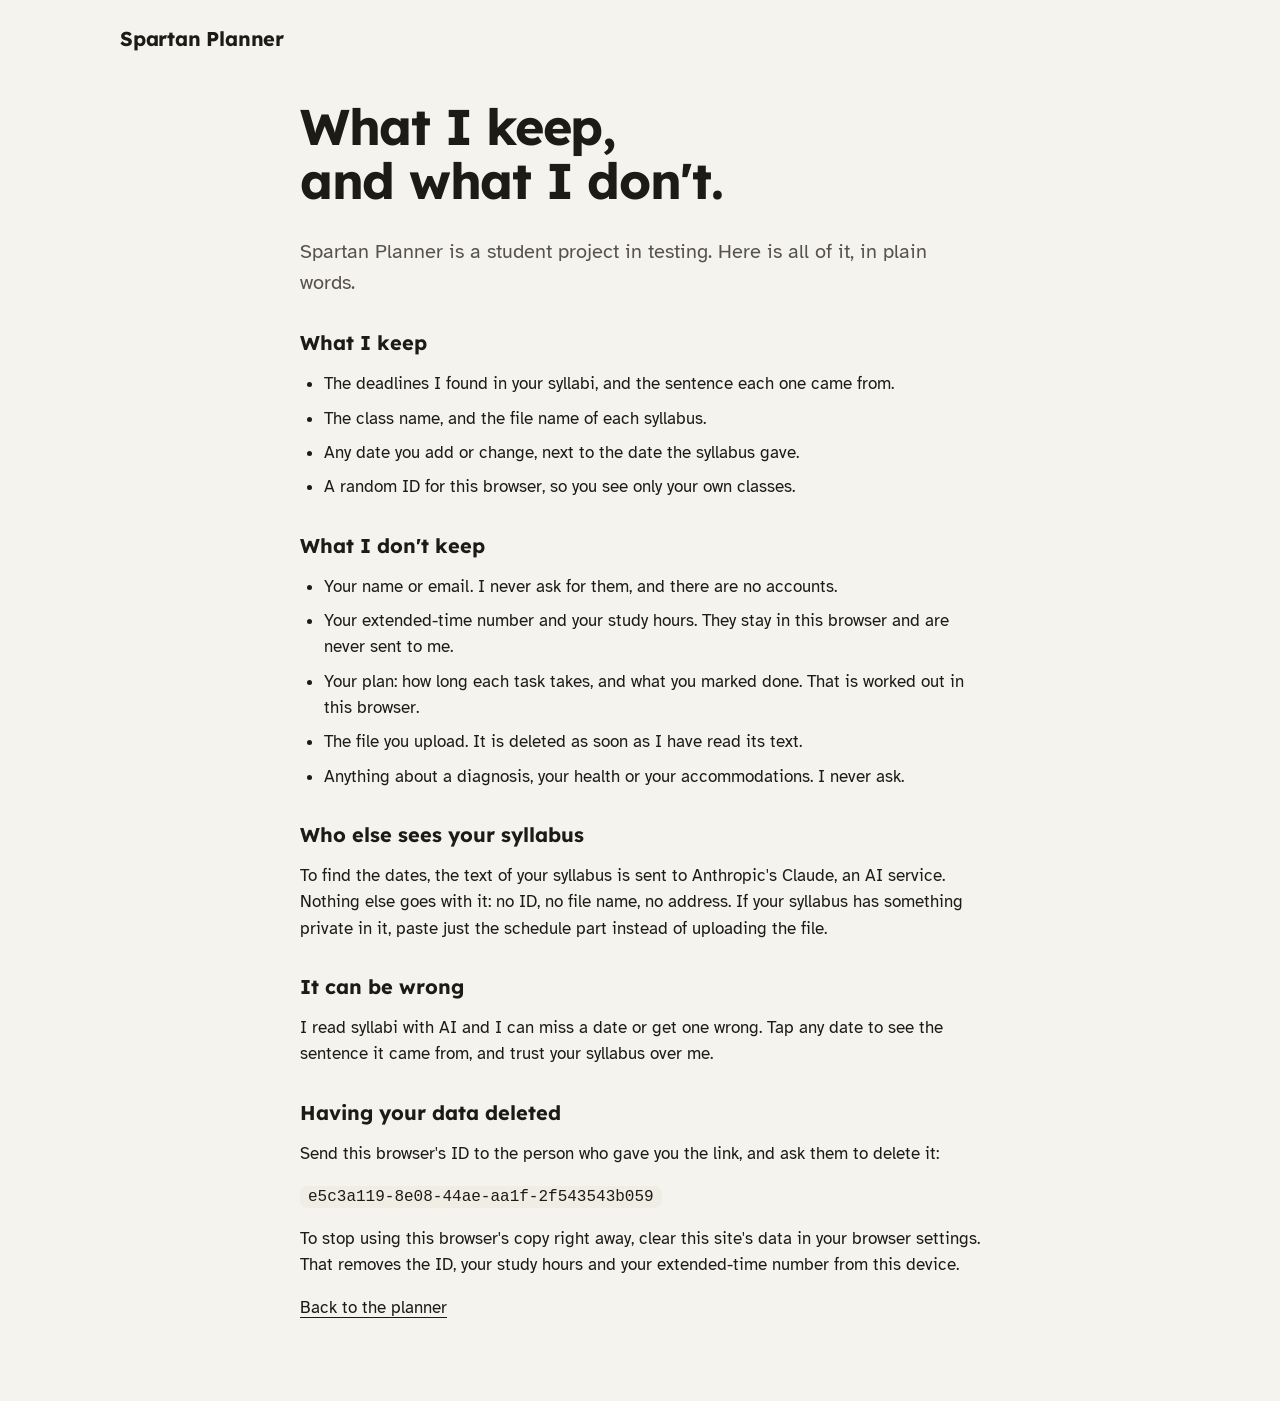
<file: frontend/privacy.html>
<!doctype html>
<html lang="en">
<head>
  <meta charset="utf-8">
  <meta name="viewport" content="width=device-width, initial-scale=1, viewport-fit=cover">
  <meta name="color-scheme" content="light dark">
  <meta name="theme-color" content="#F5F3EE" media="(prefers-color-scheme: light)">
  <meta name="theme-color" content="#0D0F1C" media="(prefers-color-scheme: dark)">
  <meta name="description" content="What Spartan Planner keeps, what it doesn't, and how to have your data deleted.">
  <title>What I keep · Spartan Planner</title>
  <link rel="icon" href="favicon.svg" type="image/svg+xml">
  <link rel="preconnect" href="https://fonts.googleapis.com">
  <link rel="preconnect" href="https://fonts.gstatic.com" crossorigin>
  <link rel="stylesheet" href="https://fonts.googleapis.com/css2?family=Atkinson+Hyperlegible:ital,wght@0,400;0,700;1,400&amp;family=Lexend:wght@600;700;800&amp;display=swap">
  <link rel="stylesheet" href="css/tokens.css">
  <link rel="stylesheet" href="css/base.css">
  <script type="module" src="js/privacy.js"></script>
</head>
<body>
  <header class="wrap site-header">
    <a class="wordmark" href="./">Spartan Planner</a>
  </header>

  <main id="main" class="wrap">
    <div class="col prose">
      <h1>What I keep, and what I don't.</h1>
      <p class="lead">Spartan Planner is a student project in testing. Here is all of it, in plain words.</p>

      <h2>What I keep</h2>
      <ul>
        <li>The deadlines I found in your syllabi, and the sentence each one came from.</li>
        <li>The class name, and the file name of each syllabus.</li>
        <li>Any date you add or change, next to the date the syllabus gave.</li>
        <li>A random ID for this browser, so you see only your own classes.</li>
      </ul>

      <h2>What I don't keep</h2>
      <ul>
        <li>Your name or email. I never ask for them, and there are no accounts.</li>
        <li>Your extended-time number and your study hours. They stay in this browser and are never sent to me.</li>
        <li>Your plan: how long each task takes, and what you marked done. That is worked out in this browser.</li>
        <li>The file you upload. It is deleted as soon as I have read its text.</li>
        <li>Anything about a diagnosis, your health or your accommodations. I never ask.</li>
      </ul>

      <h2>Who else sees your syllabus</h2>
      <p>To find the dates, the text of your syllabus is sent to Anthropic's Claude, an AI service. Nothing else goes with it: no ID, no file name, no address. If your syllabus has something private in it, paste just the schedule part instead of uploading the file.</p>

      <h2>It can be wrong</h2>
      <p>I read syllabi with AI and I can miss a date or get one wrong. Tap any date to see the sentence it came from, and trust your syllabus over me.</p>

      <h2>Having your data deleted</h2>
      <p>Send this browser's ID to the person who gave you the link, and ask them to delete it:</p>
      <p><code id="client-id">Loading…</code></p>
      <p>To stop using this browser's copy right away, clear this site's data in your browser settings. That removes the ID, your study hours and your extended-time number from this device.</p>

      <p><a href="./">Back to the planner</a></p>
    </div>
  </main>
</body>
</html>
</file>
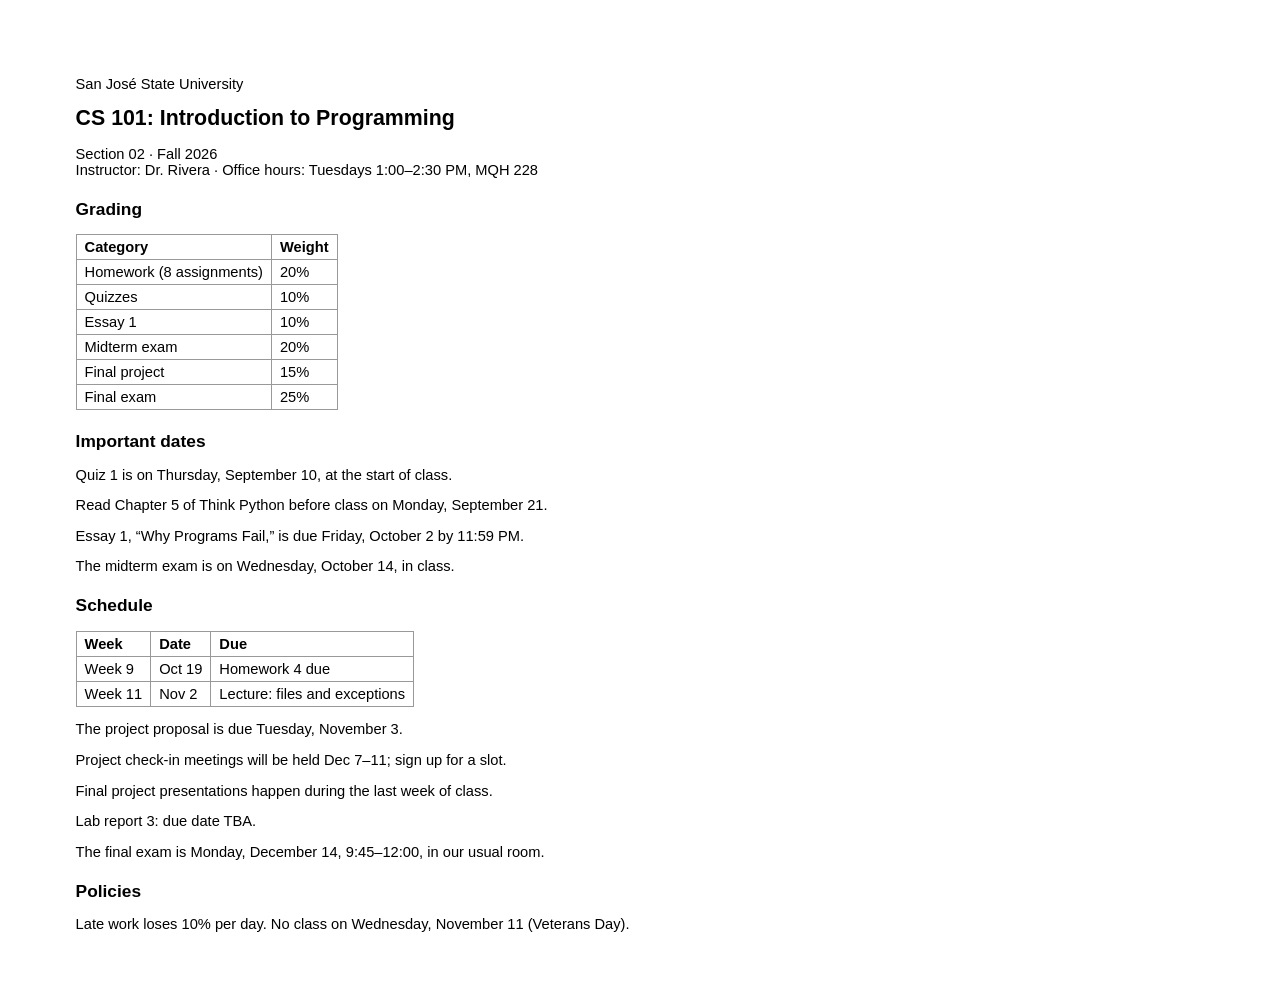
<file: tests/fixtures/sample_syllabus.html>
<!doctype html>
<html lang="en">
<head>
<meta charset="utf-8">
<title>CS 101 Syllabus (test fixture)</title>
<style>
  body { font-family: Arial, sans-serif; font-size: 11pt; margin: 2cm; }
  h1 { font-size: 16pt; }
  h2 { font-size: 13pt; margin-top: 1.2em; }
  table { border-collapse: collapse; margin: 0.5em 0; }
  td, th { border: 1px solid #999; padding: 4px 8px; text-align: left; }
</style>
</head>
<body>
<!-- Source for tests/fixtures/sample_syllabus.pdf. Regenerate with tests/fixtures/make_pdf_fixture.ps1 -->
<p>San José State University</p>
<h1>CS 101: Introduction to Programming</h1>
<p>Section 02 · Fall 2026<br>Instructor: Dr. Rivera · Office hours: Tuesdays 1:00–2:30 PM, MQH 228</p>

<h2>Grading</h2>
<table>
  <tr><th>Category</th><th>Weight</th></tr>
  <tr><td>Homework (8 assignments)</td><td>20%</td></tr>
  <tr><td>Quizzes</td><td>10%</td></tr>
  <tr><td>Essay 1</td><td>10%</td></tr>
  <tr><td>Midterm exam</td><td>20%</td></tr>
  <tr><td>Final project</td><td>15%</td></tr>
  <tr><td>Final exam</td><td>25%</td></tr>
</table>

<h2>Important dates</h2>
<p>Quiz 1 is on Thursday, September 10, at the start of class.</p>
<p>Read Chapter 5 of Think Python before class on Monday, September 21.</p>
<p>Essay 1, “Why Programs Fail,” is due Friday, October 2 by 11:59 PM.</p>
<p>The midterm exam is on Wednesday, October 14, in class.</p>

<h2>Schedule</h2>
<table>
  <tr><th>Week</th><th>Date</th><th>Due</th></tr>
  <tr><td>Week 9</td><td>Oct 19</td><td>Homework 4 due</td></tr>
  <tr><td>Week 11</td><td>Nov 2</td><td>Lecture: files and exceptions</td></tr>
</table>

<p>The project proposal is due Tuesday, November 3.</p>
<p>Project check-in meetings will be held Dec 7–11; sign up for a slot.</p>
<p>Final project presentations happen during the last week of class.</p>
<p>Lab report 3: due date TBA.</p>
<p>The final exam is Monday, December 14, 9:45–12:00, in our usual room.</p>

<h2>Policies</h2>
<p>Late work loses 10% per day. No class on Wednesday, November 11 (Veterans Day).</p>
</body>
</html>
</file>
<file: frontend/css/tokens.css>
/*
 * Spartan Planner design tokens: every color, font and space lives here.
 * Light is the default, a warm off-white page. Dark follows the device setting.
 * Lime is the highlighter: it marks the date words in a source sentence and the picked choice.
 * Amber means "needs your eyes".
 */
:root {
  color-scheme: light;

  /* Surfaces */
  --bg: #F5F3EE;
  --card: #FFFEFA;
  --panel: #F0EDE5;          /* raised */
  --line: #DEDACF;           /* card borders */
  --line-strong: #8A8578;    /* inputs and the drop box: 3:1 or more on the page */
  --page-line: #E2DED4;      /* the lines on the little page shown while a file is read */
  --tab-grey: #E3DFD4;       /* the "New class" tab */

  /* Text */
  --ink: #1C1B18;
  --ink-2: #57534A;          /* muted */

  /* The main button, and its solid hover swap */
  --btn-bg: #1C1B18;
  --btn-ink: #FFFEFA;
  --btn-hover-bg: #C8F560;
  --btn-hover-ink: #1C1B18;

  /* Highlighter */
  --hl: #C8F560;
  --hl-ink: #1C1B18;

  /* Amber: needs your eyes */
  --amb-fill: #FFB547;
  --amb-tint: #FFF0D4;
  --amb-line: #B8761A;
  --amb-ink: #7A4300;

  /* Class colors, always shown with the class name. js/class-colors.js cycles them. */
  --class-1: #7AA2FF;
  --class-2: #FF8FB1;
  --class-3: #6EE7B7;
  --class-ink: #16171D;      /* text on a class color, in both themes */

  --focus: #1C1B18;
  --toast-bg: #1C1B18;
  --toast-ink: #FFFEFA;

  /* The avatar: a folder with a face and a highlighter label */
  --av-body: #1C1B18;
  --av-face: #FFFEFA;
  --av-mark: #C8F560;

  /* Type */
  --display: "Lexend", "Segoe UI", system-ui, sans-serif;
  --body: "Atkinson Hyperlegible", system-ui, -apple-system, "Segoe UI", Roboto, sans-serif;

  /* Space: one scale, nothing in between */
  --s1: 4px;
  --s2: 8px;
  --s3: 12px;
  --s4: 16px;
  --s5: 24px;
  --s6: 32px;
  --s7: 48px;
  --gutter: clamp(16px, 4vw, 48px);
  --page-max: 1136px;
  --col-max: 680px;
  --hit: 44px;               /* smallest tap target */
}

@media (prefers-color-scheme: dark) {
  :root {
    color-scheme: dark;

    --bg: #0D0F1C;
    --card: #171A2C;
    --panel: #1F2340;
    --line: #4A5190;
    --line-strong: #737CB3;
    --page-line: #3A4072;
    --tab-grey: #2C3155;

    --ink: #F3F1FF;
    --ink-2: #A7ACC8;

    --btn-bg: #C8F560;
    --btn-ink: #0D0F1C;
    --btn-hover-bg: #F3F1FF;
    --btn-hover-ink: #0D0F1C;

    --hl: #C8F560;
    --hl-ink: #0D0F1C;

    --amb-fill: #FFB547;
    --amb-tint: #332D2F;
    --amb-line: #A8793E;
    --amb-ink: #FFB547;

    --focus: #C8F560;
    --toast-bg: #F3F1FF;
    --toast-ink: #0D0F1C;

    --av-body: #C8F560;
    --av-face: #0D0F1C;
    --av-mark: #0D0F1C;
  }
}
</file>
<file: frontend/css/base.css>
/*
 * Base: reset, page frame, type, buttons, fields, class tabs and chips, toasts.
 * All motion lives in the prefers-reduced-motion: no-preference block at the end.
 * Hover states swap to a solid color. Nothing fades or dims on hover.
 */

*,
*::before,
*::after {
  box-sizing: border-box;
}

html {
  background: var(--bg);
  -webkit-text-size-adjust: 100%;
  text-size-adjust: 100%;
}

body {
  margin: 0;
  min-height: 100vh;
  background: var(--bg);
  color: var(--ink);
  font-family: var(--body);
  font-size: 1.0625rem; /* 17px */
  line-height: 1.55;
  overflow-x: hidden;
}

h1,
h2,
h3,
p,
ul,
ol,
li,
figure,
blockquote {
  margin: 0;
  padding: 0;
}

ul,
ol {
  list-style: none;
}

button,
input,
textarea {
  font: inherit;
  color: inherit;
}

[hidden] {
  display: none !important;
}

::selection {
  background: var(--hl);
  color: var(--hl-ink);
}

/* ---------- Type ---------- */

h1,
h2,
h3 {
  font-family: var(--display);
  font-weight: 700;
  text-wrap: balance;
}

h1 {
  font-size: clamp(2rem, 2.2vw + 1.375rem, 3.25rem);
  line-height: 1.08;
  letter-spacing: -0.025em;
}

h2 {
  font-size: 1.25rem;
  line-height: 1.25;
}

a {
  color: inherit;
  text-underline-offset: 4px;
}

.lead {
  margin-top: var(--s3);
  color: var(--ink-2);
  font-size: clamp(1.125rem, 0.3vw + 1.0625rem, 1.25rem);
}

.muted {
  color: var(--ink-2);
}

.note {
  margin-top: var(--s4);
  color: var(--ink-2);
  font-size: 1rem;
}

/* ---------- Focus: a solid ring for keyboard users, never removed without this ---------- */

:focus-visible {
  outline: 3px solid var(--focus);
  outline-offset: 3px;
  border-radius: 6px;
}

h1:focus,
h2:focus,
main:focus {
  outline: none;
}

.visually-hidden {
  position: absolute !important;
  width: 1px;
  height: 1px;
  margin: -1px;
  padding: 0;
  overflow: hidden;
  clip: rect(0 0 0 0);
  clip-path: inset(50%);
  white-space: nowrap;
  border: 0;
}

.skip-link {
  position: absolute;
  top: var(--s3);
  left: var(--gutter);
  z-index: 40;
  padding: var(--s3) var(--s4);
  border-radius: 12px;
  background: var(--ink);
  color: var(--bg);
  font-weight: 700;
  text-decoration: none;
  transform: translateY(-300%);
}

.skip-link:focus {
  transform: none;
}

/* ---------- Page frame ---------- */

.wrap {
  width: 100%;
  max-width: var(--page-max);
  margin-inline: auto;
  padding-left: max(var(--gutter), env(safe-area-inset-left, 0px));
  padding-right: max(var(--gutter), env(safe-area-inset-right, 0px));
}

.site-header {
  display: flex;
  align-items: center;
  justify-content: space-between;
  gap: var(--s3) var(--s5);
  padding-block: var(--s4) var(--s2);
}

.wordmark {
  display: inline-flex;
  align-items: center;
  min-height: var(--hit);
  font-family: var(--display);
  font-size: 1.25rem;
  font-weight: 700;
  letter-spacing: -0.01em;
  text-decoration: none;
}

main {
  display: block;
  padding-block: var(--s6) calc(var(--s7) + var(--s6));
}

.col {
  max-width: var(--col-max);
  margin-inline: auto;
}

.site-footer {
  padding-block: 0 var(--s7);
  color: var(--ink-2);
  font-size: 1rem;
}

.site-footer a {
  display: inline-flex;
  align-items: center;
  min-height: var(--hit);
}

/* The privacy note: plain reading text. */
.prose {
  display: grid;
  gap: var(--s4);
}

.prose h2 {
  margin-top: var(--s4);
}

.prose ul {
  display: grid;
  gap: var(--s2);
  padding-left: var(--s5);
  list-style: disc;
}

.prose code {
  padding: 2px var(--s2);
  border-radius: 8px;
  background: var(--panel);
  font-size: 1rem;
  overflow-wrap: anywhere;
}

.noscript {
  font-size: 1.125rem;
}

/* ---------- Buttons ---------- */

.btn {
  display: inline-flex;
  align-items: center;
  justify-content: center;
  gap: var(--s3);
  min-height: 58px;
  padding: 0 var(--s6);
  border: 2px solid transparent;
  border-radius: 14px;
  background: none;
  font-size: 1.1875rem;
  font-weight: 700;
  line-height: 1.2;
  text-align: center;
  text-decoration: none;
  cursor: pointer;
  touch-action: manipulation;
}

.btn-primary {
  background: var(--btn-bg);
  color: var(--btn-ink);
}

.btn-secondary {
  border-color: var(--ink);
  color: var(--ink);
}

.btn-link {
  min-height: 48px;
  padding: 0 var(--s2);
  font-size: 1.0625rem;
  font-weight: 400;
  text-decoration: underline;
}

.btn-sm {
  min-height: var(--hit);
  padding: 0 var(--s4);
  border-radius: 12px;
  font-size: 1rem;
}

.btn-link.btn-sm {
  padding: 0 var(--s1);
}

.btn[aria-disabled="true"] {
  cursor: progress;
}

@media (hover: hover) {
  .btn-primary:hover {
    background: var(--btn-hover-bg);
    border-color: var(--ink);
    color: var(--btn-hover-ink);
  }

  .btn-secondary:hover {
    background: var(--ink);
    color: var(--bg);
  }

  .btn-link:hover,
  .wordmark:hover {
    text-decoration: underline;
    text-decoration-thickness: 3px;
  }
}

.actions {
  display: flex;
  flex-wrap: wrap;
  align-items: center;
  gap: var(--s3) var(--s4);
  margin-top: var(--s6);
}

/* ---------- Class tabs and chips: a color is always shown with the class name ---------- */

.tab {
  position: relative;
  z-index: 1;
  display: inline-flex;
  align-items: center;
  margin-bottom: -2px;
  padding: var(--s3) var(--s4) var(--s2);
  border-radius: 14px 14px 0 0;
  background: var(--class-color, var(--tab-grey));
  color: var(--class-ink);
  font-family: var(--display);
  font-size: 1.0625rem;
  font-weight: 700;
}

.tab-new {
  background: var(--tab-grey);
  color: var(--ink);
}

.chip {
  display: inline-block;
  max-width: 100%;
  padding: 2px var(--s2);
  border-radius: 8px;
  overflow: hidden;
  background: var(--class-color, var(--tab-grey));
  color: var(--class-ink);
  font-family: var(--display);
  font-size: 0.875rem;
  font-weight: 600;
  line-height: 1.5;
  text-overflow: ellipsis;
  white-space: nowrap;
  vertical-align: bottom;
}

.chip-plain {
  color: var(--ink);
}

.card {
  border: 1.5px solid var(--line);
  border-radius: 20px;
  background: var(--card);
}

/* ---------- Icons: only a check, a warning triangle and the arrow that opens a row ---------- */

.ic {
  flex: none;
  width: 20px;
  height: 20px;
  fill: none;
  stroke: currentColor;
  stroke-width: 2.2;
  stroke-linecap: round;
  stroke-linejoin: round;
}

/* ---------- Fields ---------- */

.field-label {
  display: block;
  font-weight: 700;
}

.field-hint {
  color: var(--ink-2);
  font-size: 1rem;
}

.text-input,
.date-in,
textarea {
  min-height: 52px;
  padding: 0 var(--s3);
  border: 2px solid var(--line-strong);
  border-radius: 12px;
  background: var(--card);
  color: var(--ink);
  font-size: 1.0625rem;
}

.text-input,
textarea {
  display: block;
  width: 100%;
}

textarea {
  min-height: 176px;
  padding: var(--s3);
  line-height: 1.5;
  resize: vertical;
}

.date-in {
  font-variant-numeric: tabular-nums;
}

[aria-invalid="true"] {
  border-color: var(--amb-line);
}

.field-err {
  display: flex;
  align-items: flex-start;
  gap: var(--s2);
  margin-top: var(--s3);
  color: var(--amb-ink);
  font-size: 1rem;
  font-weight: 700;
}

.field-err .ic {
  margin-top: 3px;
}

/* ---------- An amber notice: something needs your eyes ---------- */

.notice {
  display: flex;
  align-items: flex-start;
  gap: var(--s3);
  margin-top: var(--s6);
  padding: var(--s4) var(--s5);
  border: 1.5px solid var(--amb-line);
  border-radius: 18px;
  background: var(--amb-tint);
}

.notice > .ic {
  margin-top: 3px;
  color: var(--amb-ink);
}

.notice-body {
  display: grid;
  justify-items: start;
  gap: var(--s1);
  min-width: 0;
}

.notice-title {
  color: var(--amb-ink);
  font-family: var(--body);
  font-size: 1.0625rem;
  font-weight: 700;
}

.notice .btn {
  margin-top: var(--s2);
}

/* ---------- Toasts: every change to the plan can be undone here ---------- */

.toast {
  position: fixed;
  right: 0;
  left: 0;
  bottom: calc(var(--s5) + env(safe-area-inset-bottom, 0px));
  margin-inline: auto;
  z-index: 30;
  display: flex;
  align-items: center;
  gap: var(--s4);
  width: max-content;
  max-width: calc(100vw - var(--s6));
  padding: var(--s4);
  border-radius: 14px;
  background: var(--toast-bg);
  color: var(--toast-ink);
  font-weight: 700;
  box-shadow: 0 8px 28px rgba(0, 0, 0, 0.22);
}

.toast:empty {
  display: none;
}

.toast-text {
  min-width: 0;
  overflow-wrap: anywhere;
}

.toast-undo {
  flex: none;
  min-height: var(--hit);
  padding: 0 var(--s3);
  border: 2px solid currentColor;
  border-radius: 10px;
  background: none;
  color: inherit;
  font-weight: 700;
  cursor: pointer;
}

.toast-undo:focus-visible {
  outline-color: var(--toast-ink);
}

@media (hover: hover) {
  .toast-undo:hover {
    background: var(--toast-ink);
    color: var(--toast-bg);
  }
}

/* ---------- Loading placeholders: still shapes, no shimmer ---------- */

.skeleton {
  display: block;
  border-radius: 8px;
  background: var(--panel);
}

@supports (corner-shape: squircle) {
  .card,
  .btn,
  .toast,
  .notice {
    corner-shape: squircle;
  }
}

@media (max-width: 599px) {
  .actions .btn {
    width: 100%;
  }
}

/* ---------- Motion: one soft fade when the screen changes, and only for people who haven't asked for less ---------- */

@media (prefers-reduced-motion: no-preference) {
  @keyframes fade-in {
    from {
      opacity: 0;
    }
  }

  .screen {
    animation: fade-in 0.35s ease-out both;
  }
}
</file>
